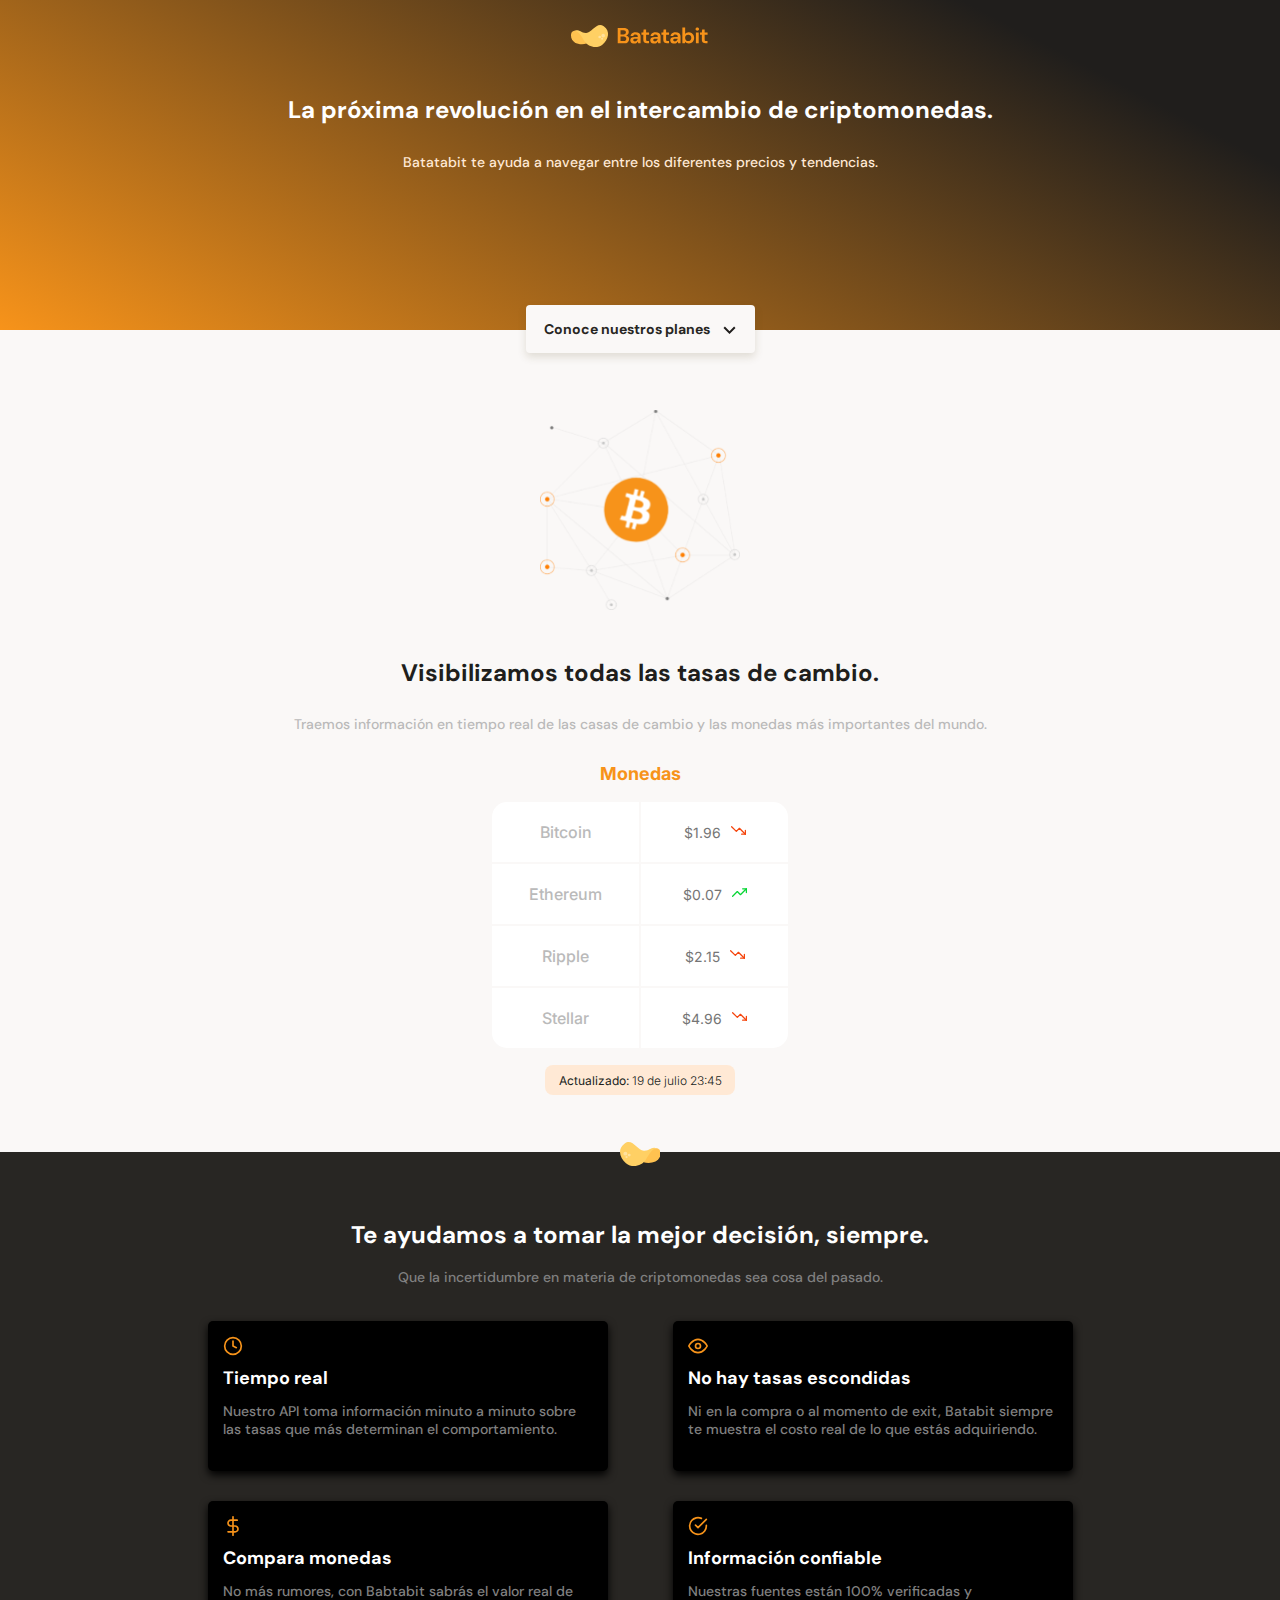
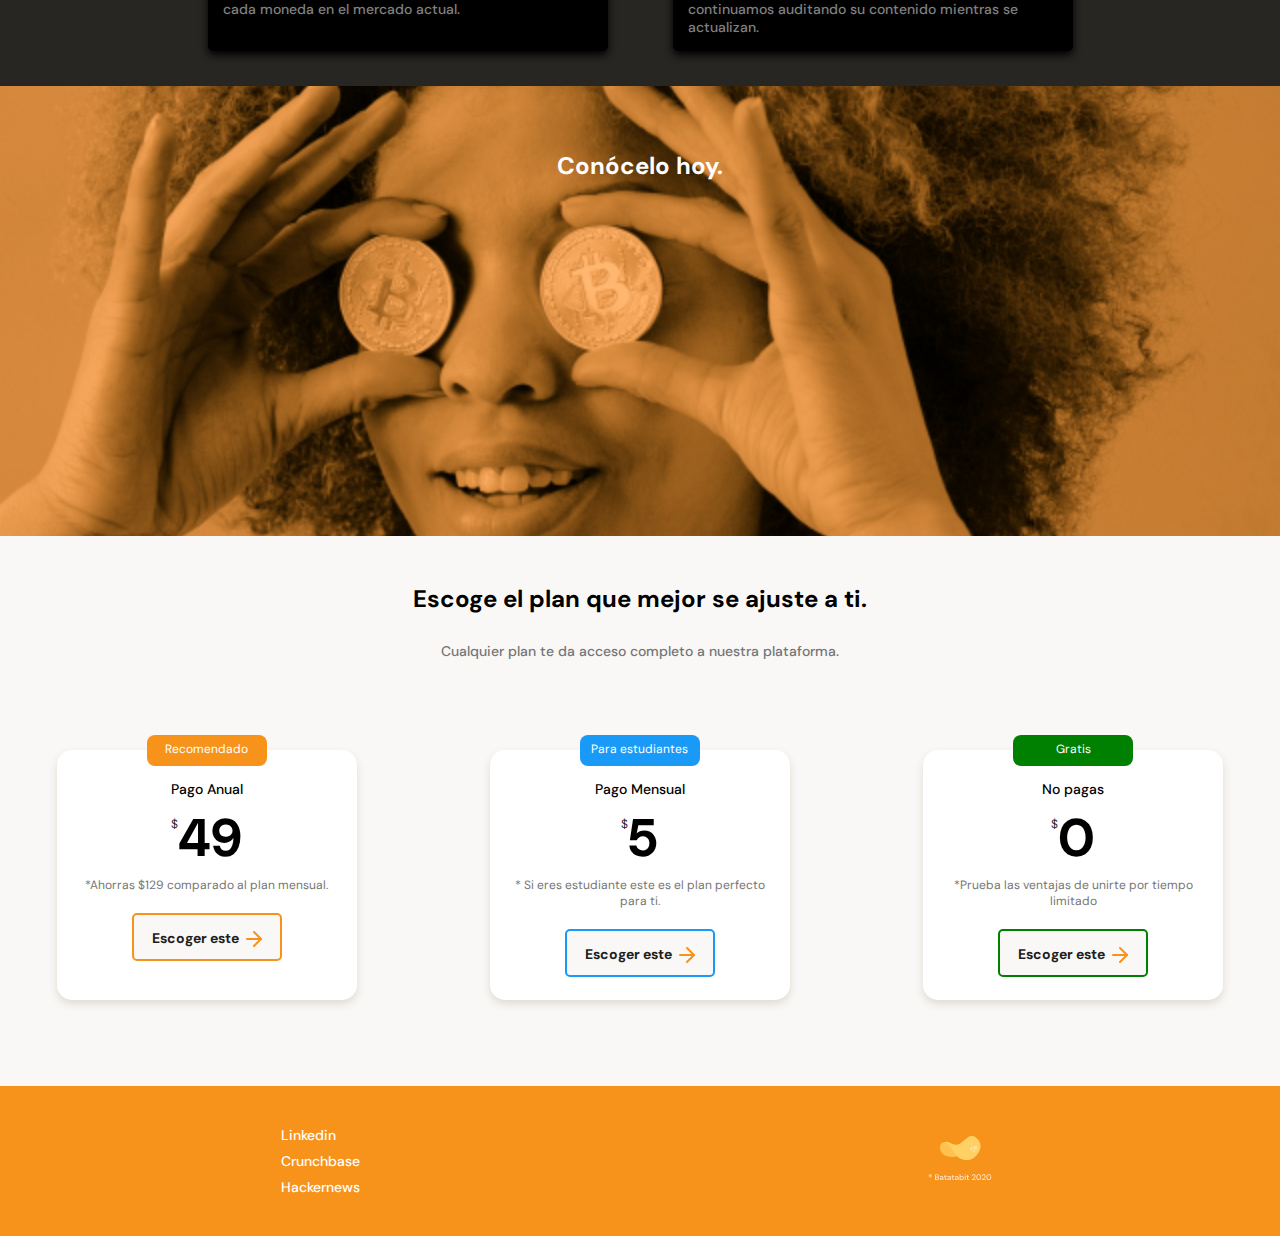
<file: HTML-and-CSS-projects/Batabit clone/index.html>
<!DOCTYPE html>
<html lang="en">
<head>
    <meta charset="UTF-8">
    <meta http-equiv="X-UA-Compatible" content="IE=edge">
    <meta name="viewport" content="width=device-width, initial-scale=1.0">
    <link rel="stylesheet" href="style.css">
    <link rel="stylesheet" href="./css/tablet.css" media = "(min-width:930px)">
    <link rel="preconnect" href="https://fonts.gstatic.com"> 
    <link href="https://fonts.googleapis.com/css2?family=DM+Sans:wght@400;500;700&family=Inter:wght@400;500&display=swap" rel="stylesheet">
    <title>Batabit</title>
</head>
<body>
    <header>
        <img src="./assets/img/logo.svg" alt="Logo Batabit">
        <div class="header--title-container">
        <h1 >La próxima revolución en el intercambio de criptomonedas.</h1>
        <p>Batatabit te ayuda a navegar entre los diferentes precios y tendencias.</p>
        <a href="#plans" class="header--button">Conoce nuestros planes <span></span></a>
        </div>

    </header>
    <main>
        <section class="main-exchange-container">
            <div class="backgroundImg"></div>
            <div class="main-exchange-container--title">
                <h2>Visibilizamos todas las tasas de cambio.</h2>
                <p>Traemos información en tiempo real de las casas de cambio y las monedas más importantes del mundo.</p>
            </div>
            <section class="main-tables-container">
                <div class="main-currency-table">
                    <p class="currency-table--title">Monedas</p>
                    <div class="currency-table--container">
                        <table>
                            <tr>
                                <td class="table__top-left">Bitcoin</td>
                                <td class="table__top-right table__right">$1.96<span class="down"></span></td>
                                
                            </tr>
                            <tr>
                                <td >Ethereum</td>
                                <td class="table__right">$0.07<span class="up"></span></td>
                                
                            </tr>
                            <tr>
                                <td >Ripple</td>
                                <td class="table__right">$2.15<span class="down"></span></td>
                                
                            </tr>
                            <tr>
                                <td class="table__bottom-left">Stellar</td>
                                <td class="table__bottom-right table__right">$4.96<span class="down"></span></td>
                                
                            </tr>
                        </table>
                        <div class="currency--table-update">
                            <p><b>Actualizado:</b> 19 de julio 23:45</p>
                        </div>
                    </div>
                </div>
            </section>
            </section>
        <section class="main-product-detail">
            <span class="batata-logo"></span>
            <div class="product-detail--title">
                <h2>Te ayudamos a tomar la mejor decisión, siempre.</h2>
                <p>Que la incertidumbre en materia de criptomonedas sea cosa del pasado.</p>
            </div>
            <section class="product-cards--container">
                <article class="product-detail--card">
                    <span class="clock"></span>
                    <p class="product--card-title">Tiempo real</p>
                    <p class="product--card-body">Nuestro API toma información minuto a minuto sobre las tasas que más determinan el comportamiento.</p>
                </article>

                <article class="product-detail--card">
                    <span class="eye"></span>
                    <p class="product--card-title">No hay tasas escondidas</p>
                    <p class="product--card-body">Ni en la compra o al momento de exit, Batabit siempre te muestra el costo real de lo que estás adquiriendo.</p>
                </article>

                <article class="product-detail--card">
                    <span class="money"></span>
                    <p class="product--card-title">Compara monedas</p>
                    <p class="product--card-body">No más rumores, con Babtabit sabrás el valor real de cada moneda en el mercado actual.</p>
                </article>

                <article class="product-detail--card">
                    <span class="check"></span>
                    <p class="product--card-title">Información confiable</p>
                    <p class="product--card-body">Nuestras fuentes están 100% verificadas y continuamos auditando su contenido mientras se actualizan.</p>
                </article>

            </section>

        </section>
        <section class="bitcoin-img-container">
            <h2>Conócelo hoy.</h2>
        </section>
        <section id="plans" class="main-class-container">
            <div class="plans-title">
                <h2>Escoge el plan que mejor se ajuste a ti.</h2>
                <p>Cualquier plan te da acceso completo a nuestra plataforma.</p>
            </div>
            <section class="plans-container--slider">
                <article class="plan-container--card">
                    <p class="recomendado">Recomendado</p>
                    <div class="plan-info-container">
                        <h3 class="plan-card--title">Pago Anual</h3>
                        <p class="plan-card--price"><span>$</span>49</p>
                        <p class="plan-card--saving">*Ahorras $129 comparado al plan mensual.</p>
                    <button class="plan-card--call-to-action">Escoger este <span></span></button>
                    </div>
                </article>

                <article class="plan-container--card">
                    <p class="recomendado-student">Para estudiantes</p>
                    <div class="plan-info-container">
                        <h3 class="plan-card--title">Pago Mensual</h3>
                        <p class="plan-card--price"><span>$</span>5</p>
                        <p class="plan-card--saving">* Si eres estudiante este es el plan perfecto para ti.</p>
                    <button class="plan-card--call-to-action-student">Escoger este <span></span></button>
                    </div>
                </article>

                <article class="plan-container--card">
                    <p class="recomendado-free">Gratis</p>
                    <div class="plan-info-container">
                        <h3 class="plan-card--title">No pagas</h3>
                        <p class="plan-card--price"><span>$</span>0</p>
                        <p class="plan-card--saving">*Prueba las ventajas de unirte por tiempo limitado</p>
                    <button class="plan-card--call-to-action-free">Escoger este <span></span></button>
                    </div>
                </article>
            </section>
        </section>
    </main>  
    <footer>
        <section class="left">
            <ul>
                <li><a href="">Linkedin</a></li>
                <li><a href="">Crunchbase</a></li>
                <li><a href="">Hackernews</a></li>
            </ul>
        </section>
        <section class="right">
            <img src="./assets/img/logo-footer.svg" alt="Logo de Batatabit">
        </section>
    </footer>   
</body>
</html>
</file>
<file: HTML-and-CSS-projects/Batabit clone/style.css>
:root{
    --bitcoin-orange: #f7931a;
    --soft-orange: #ffe9d5;
    --secondary-blue: #1a9af7;
    --soft-blue: #e7f5ff;
    --warm-black: #282623;
    --black: #201e1c;
    --grey: #bababa;
    --off-white: #faf8f7;
    --just-white: #fff;
    --medium:2.4rem;
    --font-dmsans: 'DM Sans', sans-serif;
    --font-inter: 'Inter', sans-serif;
}

* {
    box-sizing: border-box;
    margin: 0;
    padding: 0;
    
}

html{
    font-size: 62.5%;
    font-family: var(--font-dmsans)
}

header{
    position: relative;
    display: flex;
    flex-direction: column;
    justify-content: center;
    width: 100%;
    min-width: 32rem;
    height: 33rem;
    background: linear-gradient(207.8deg, #201E1C 16.69%, #F7931A 100%) ;
    text-align: center;
 
  
}

header img{
    width: 13.8rem;
    height: 4.2rem;
    align-self: center;
    
}

.header--title-container{
    width: 90%;
    min-width: 28.8rem;
    max-width: 90rem;
    height: 21.8rem;
    margin-top: 4rem;
    text-align: center;
    align-self: center;
}


.header--title-container h1{
    color: var(--just-white);
    line-height: 2.6rem;
    font-size: 2.4rem;
    font-weight:bold;
}

.header--title-container p{
    color: var(--soft-orange);
    font-size: 1.4rem;
    font-weight: 500;
    line-height: 1.8rem;
    margin-top: 3rem;
}

.header--title-container a{
  position: absolute;
  display: block;
  margin-right: auto;
  margin-left: auto;
  margin-top: 3.5rem;
  top:27rem;
  left: 0;
  right:0;
  padding: 1.5rem;
  border-radius: 0.4rem ;
  width: 22.9rem;
  height: 4.8rem;
  background-color: var(--off-white);
  font-weight: bold;
  font-size: 1.4rem;
  text-decoration: none;
  color:var(--warm-black);
  box-shadow: 0px 4px 8px rgba(89, 73, 30, 0.16) ;
}

.header--button span{
    display: inline-block;
    width: 1.3rem;
    height: 0.8rem;
    margin-left:1rem;
    background-image: url(./assets/icons/down-arrow.svg);
}

main{
    width: 100%;
    height: auto;
    background-color: var(--off-white);
}

.main-exchange-container .backgroundImg{
    width: 20rem;
    height: 20rem;
    margin: 0 auto;
    margin-bottom: 5rem;
    background-image: url(./assets/img/Bitcoin.svg);
    background-repeat: no-repeat;
    background-size: cover;
    background-position: center;
   
}

.main-exchange-container{
    width: 100%;
    height: auto;
    padding-top:8rem;
    padding-bottom:3rem;
    text-align: center;
}

.main-exchange-container--title{
    width: 90%;
    min-width: 28.8rem;
    max-width: 90rem;
    margin: 0 auto;
}

.main-exchange-container h2{
    margin-bottom: 3rem;
    font-size: 2.4rem;
    font-weight: bold;
    line-height: 2.6rem;
    color: var(--black);
}

.main-exchange-container p{

margin-bottom: 3rem;
font-size: 1.4rem;
font-weight: 500;
line-height: 1.6rem;
color: #BABABA
}

.main-currency-table{
    width: 70%;
    min-width: 23.5rem;
    max-width: 50rem;
    height: 36rem;
    margin: 0 auto;
    font-family: "Inter", "sans-serif";


}

.main-currency-table .currency-table--title{
    color: var(--bitcoin-orange);
    margin-bottom:1.5rem;
    font-size: 1.8rem;
    font-weight: bold;
    line-height: 2.3rem;
   

}

.currency-table--container{
    width: 90%;
    min-width: 23rem;
    max-width: 30rem;
    height: 25rem;
    margin: 0 auto;
}

.currency-table--container table{
    width: 100%;
    height: 100%;
    
}


.currency-table--container td{
    width: 50%;
    font-size: 1.6rem;
    font-weight: 500;
    line-height: 1.9rem;
    color: var(--grey);
    background-color: var(--just-white)
}

.currency-table--container .table__top-left {
    border-radius: 15px 0 0 0;
    
}
.currency-table--container .table__top-right {
    border-radius: 0 15px 0 0;
}
.currency-table--container .table__bottom-left {
    border-radius: 0 0 0 15px;
}
.currency-table--container .table__bottom-right {
    border-radius: 0 0 15px 0;
}

.currency-table--container .table__right{
    font-size: 1.4rem;
    font-weight: normal;
    line-height: 1.7rem;
    color: #757575

}

.currency-table--container .down{
    display: inline-block;
    width: 15px;
    height: 15px;
    margin-left: 10px;
    background-image: url(./assets/icons/trending-down.svg);
    background-repeat: no-repeat;
    background-size: cover;
    background-position: center;
}

.currency-table--container .up{
    display: inline-block;
    width: 15px;
    height: 15px;
    margin-left: 10px;
    background-image: url(./assets/icons/trending-up.svg);
    background-repeat: no-repeat;
    background-size: cover;
    background-position: center;
}

.currency--table-update{
    
    width: 190px;
    height: 30px;
    margin: 0 auto;
    margin-top: 15px;
    padding: 8px;
    background-color: var(--soft-orange);
    border-radius: 8px;
}

.currency--table-update p{
    font-weight: 300;
    font-size: 1.2rem;
    line-height: 1.5rem;
    color: var(--black);

}

.main-product-detail{
position: relative;
width: 100%;
min-width: 320px;
height: auto;
padding: 20px 10px;
background-color: var(--warm-black);
}


.main-product-detail .batata-logo{
    position: absolute;
    width:40px;
    height:25px;
    background-image:url(./assets/icons/batata.svg) ;
    top:-10px;
    left: calc(50% - 20px);


}

.product-detail--title{
    width: 90%;
    min-width: 288px;
    height: auto;
    text-align: center;
    margin: 0 auto;
    margin-top: 50px ;

}

.product-detail--title h2{
    margin-bottom: 20px;
    font-size: 2.4rem;
    font-weight:bold;
    line-height: 2.6rem;
    color: var(--just-white);

}

.product-detail--title p {
    margin-bottom: 20px;
    font-size: 1.4rem;
    font-weight:500;
    line-height: 1.8rem;
    color: #808080;

}

.product-detail--card{
    width: 90%;
    min-width: 288px;
    max-width: 400px;
    height: 150px;
    margin: 15px auto;
    padding: 15px;
    background-color: black;
    border-radius: 5px;
    box-shadow: 0 4px 8px rgba(0,0,0.16);
}


.product-detail--card .clock{
    display: inline-block;
    width: 20px;
    height: 20px;
    margin-bottom: 10px;
    background-image: url(./assets/icons/clock.svg);
    background-position: center;
    background-size: contain;
    background-repeat: no-repeat;
}

.product--card-title {
    margin-bottom: 15px;
    font-size: 1.8rem;
    font-weight: bold;
    line-height: 1.8rem;
    color: var(--just-white);

}

.product--card-body{
    margin-bottom: 15px;
    font-size: 1.4rem;
    font-weight: 500;
    line-height: 1.8rem;
    color: #808080
}

.product-detail--card .eye{
    display: inline-block;
    width: 20px;
    height: 20px;
    margin-bottom: 10px;
    background-image: url(./assets/icons/eye.svg);
    background-position: center;
    background-size: contain;
    background-repeat: no-repeat;
}

.product-detail--card .money{
    display: inline-block;
    width: 20px;
    height: 20px;
    margin-bottom: 10px;
    background-image: url(./assets/icons/dollar-sign.svg);
    background-position: center;
    background-size: contain;
    background-repeat: no-repeat;
}

.product-detail--card .check{
    display: inline-block;
    width: 20px;
    height: 20px;
    margin-bottom: 10px;
    background-image: url(./assets/icons/check-circle.svg);
    background-position: center;
    background-size: contain;
    background-repeat: no-repeat;
}

.bitcoin-img-container{
    position: relative;
    width: 100%;
    height: 50vh;
    background-image: url(./assets/img/bitcoinbaby2x.jpg);
    background-position: center;
    background-repeat: no-repeat;
    background-size: cover;

}

.bitcoin-img-container h2{
    position: absolute;
    font-size: 2.4rem;
    color: var(--just-white);
    font-weight: bold;
    text-align: center;
    left:0;
    right: 0;
    margin-top: 64px;
}

.main-class-container{
    width: 100%;
    min-width: 320px;
    padding-bottom: 70px;
    text-align: center;
}

.plans-title{
    width: 90%;
    min-width: 288px;
    height: auto;
    margin: 0 auto;
    margin-bottom: 40px;
   
}

.plans-title h2{
    padding-top: 50px;
    font-size:2.4rem;
    line-height: 2.6rem;
    color:black;
}

.plans-title p{
    padding-top: 30px;
    font-size:1.4rem;
    font-weight: 500;
    line-height: 1.8rem;
    color:#757575;
}

.plan-container--card{
    position: relative;
    scroll-snap-align: center;
    width: 65%;
    min-width: 230px;
    max-width: 300px;
    height: 250px;
    margin: 50px auto 0;
    padding:0 15px;
    background-color: var(--just-white);
    border-radius: 15px;
    box-shadow: 0 4px 9px rgba(89, 73, 30, 0.16);
}

.plans-container--slider{
    display: flex;
    gap: 20px;
    flex-direction: row;
    height: 316px;
    overflow-x: scroll;
    overscroll-behavior-x: contain ;
    scroll-snap-type: x proximity ;
}

.recomendado{
    position: absolute;
    width: 120px;
    height: 31px;
    left:calc(50% - 60px);
    top:-15px;
    background-color: var(--bitcoin-orange);
    border-radius: 8px;
    color: var(--just-white);
    font-size: 1.2rem;
    padding: 6px;
}

.plan-card--title {
    padding-top: 30px;
    font-size:1.4rem;
    font-weight: 500;
    line-height: 1.8rem;
    color: black;

}

.plan-card--price{
    padding: 5px 0;
    font-size: 5.3rem;
    font-weight: bold;
    color: black;
}

.plan-card--price span{
    font-size: 1.2rem;
    font-weight: 300;
    vertical-align: 28px;
}

.plan-card--saving{
    font-size: 1.2rem;
    color:#757575;

}

.plan-card--call-to-action{
    width: 150px;
    height: 48px;
    margin-top: 20px;
    background-color: var(--off-white);
    border-radius: 5px;
    border: 2px solid var(--bitcoin-orange);
    font-size: 1.4rem;
    font-weight: bold;
    line-height: 1.8rem;
    color: var(--black);
    font-family: var(--font-dmsans)
}

.plan-card--call-to-action span{
    background-image: url(./assets/icons/orange-right-arrow.svg);
    display: inline-block;
    width: 20px;
    height: 20px;
    vertical-align: text-bottom;
}

.recomendado-student{
    position: absolute;
    width: 120px;
    height: 31px;
    left:calc(50% - 60px);
    top:-15px;
    background-color: var(--secondary-blue);
    border-radius: 8px;
    color: var(--just-white);
    font-size: 1.2rem;
    padding: 6px;
}

.plan-card--call-to-action-student{
    width: 150px;
    height: 48px;
    margin-top: 20px;
    background-color: var(--off-white);
    border-radius: 5px;
    border: 2px solid var(--secondary-blue);
    font-size: 1.4rem;
    font-weight: bold;
    line-height: 1.8rem;
    color: var(--black);
    font-family: var(--font-dmsans)
}

.plan-card--call-to-action-student span{
    background-image: url(./assets/icons/orange-right-arrow.svg);
    display: inline-block;
    width: 20px;
    height: 20px;
    vertical-align: text-bottom;

}

.recomendado-free{
    position: absolute;
    width: 120px;
    height: 31px;
    left:calc(50% - 60px);
    top:-15px;
    background-color: green;
    border-radius: 8px;
    color: var(--just-white);
    font-size: 1.2rem;
    padding: 6px;
}

.plan-card--call-to-action-free{
    width: 150px;
    height: 48px;
    margin-top: 20px;
    background-color: var(--off-white);
    border-radius: 5px;
    border: 2px solid green;
    font-size: 1.4rem;
    font-weight: bold;
    line-height: 1.8rem;
    color: var(--black);
    font-family: var(--font-dmsans)
}

.plan-card--call-to-action-free span{
    background-image: url(./assets/icons/orange-right-arrow.svg);
    display: inline-block;
    width: 20px;
    height: 20px;
    vertical-align: text-bottom;

}

footer{
    display: flex;
    width: 100%;
    height: 150px;
    background-color: var(--bitcoin-orange);
}

footer section{
    display: flex;
    justify-content: center;
    align-items: center;
    width: 50%;

}

footer .left ul{
    font-size:1.4rem;
    font-weight: 500;
    line-height: 1.6rem;
    list-style: none;
}

.left li{
    margin: 10px 0;
}

.left a{
    text-decoration: none;
    color: var(--just-white);
}
</file>
<file: HTML-and-CSS-projects/Batabit clone/css/tablet.css>
.product-cards--container{
    display: flex;
    flex-wrap: wrap;
    width: 930px;
    margin: 0 auto;
}

.plans-container--slider{
    justify-content: center;
}
</file>
